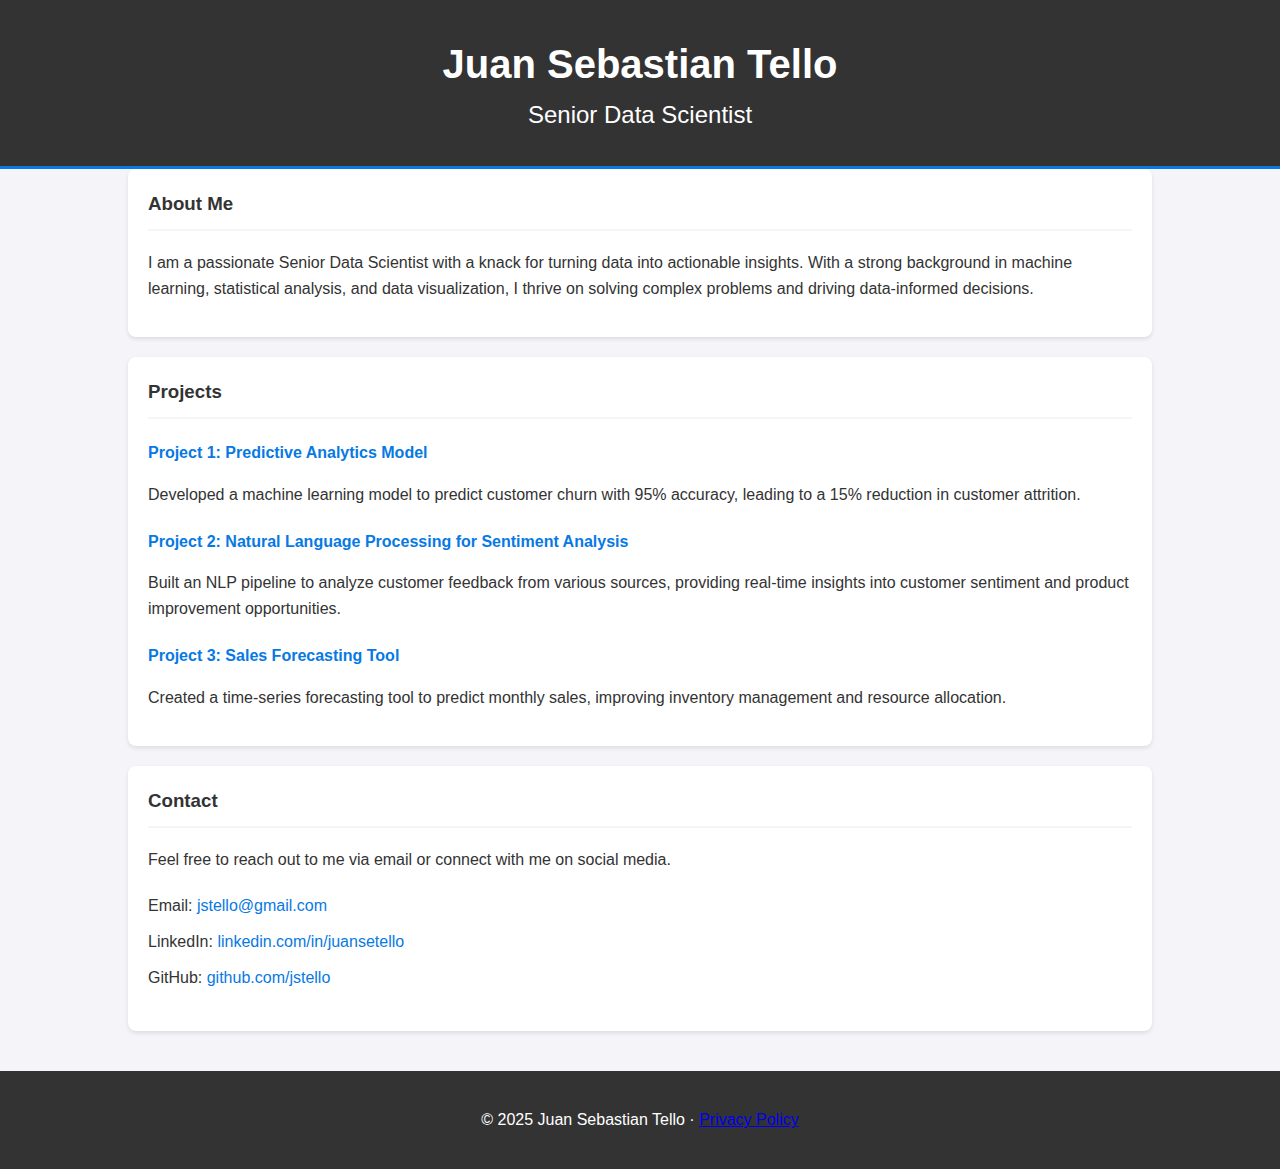
<file: index.html>
<!DOCTYPE html>
<html lang="en">
<head>
    <meta charset="UTF-8">
    <meta name="viewport" content="width=device-width, initial-scale=1.0">
    <title>Juan Sebastian Tello - Senior Data Scientist</title>
    <link rel="stylesheet" href="style.css">
</head>
<body>
    <header>
        <div class="container">
            <h1>Juan Sebastian Tello</h1>
            <h2>Senior Data Scientist</h2>
        </div>
    </header>

    <main class="container">
        <section id="about">
            <h3>About Me</h3>
            <p>I am a passionate Senior Data Scientist with a knack for turning data into actionable insights. With a strong background in machine learning, statistical analysis, and data visualization, I thrive on solving complex problems and driving data-informed decisions.</p>
        </section>

        <section id="projects">
            <h3>Projects</h3>
            <div class="project">
                <h4>Project 1: Predictive Analytics Model</h4>
                <p>Developed a machine learning model to predict customer churn with 95% accuracy, leading to a 15% reduction in customer attrition.</p>
            </div>
            <div class="project">
                <h4>Project 2: Natural Language Processing for Sentiment Analysis</h4>
                <p>Built an NLP pipeline to analyze customer feedback from various sources, providing real-time insights into customer sentiment and product improvement opportunities.</p>
            </div>
             <div class="project">
                <h4>Project 3: Sales Forecasting Tool</h4>
                <p>Created a time-series forecasting tool to predict monthly sales, improving inventory management and resource allocation.</p>
            </div>
        </section>

        <section id="contact">
            <h3>Contact</h3>
            <p>Feel free to reach out to me via email or connect with me on social media.</p>
            <ul>
                <li>Email: <a href="mailto:jstello@gmail.com">jstello@gmail.com</a></li>
                <li>LinkedIn: <a href="#">linkedin.com/in/juansetello</a></li>
                <li>GitHub: <a href="#">github.com/jstello</a></li>
            </ul>
        </section>
    </main>

    <footer>
        <div class="container">
            <p>&copy; 2025 Juan Sebastian Tello · <a href="privacy.html">Privacy Policy</a></p>
        </div>
    </footer>
</body>
</html>
</file>
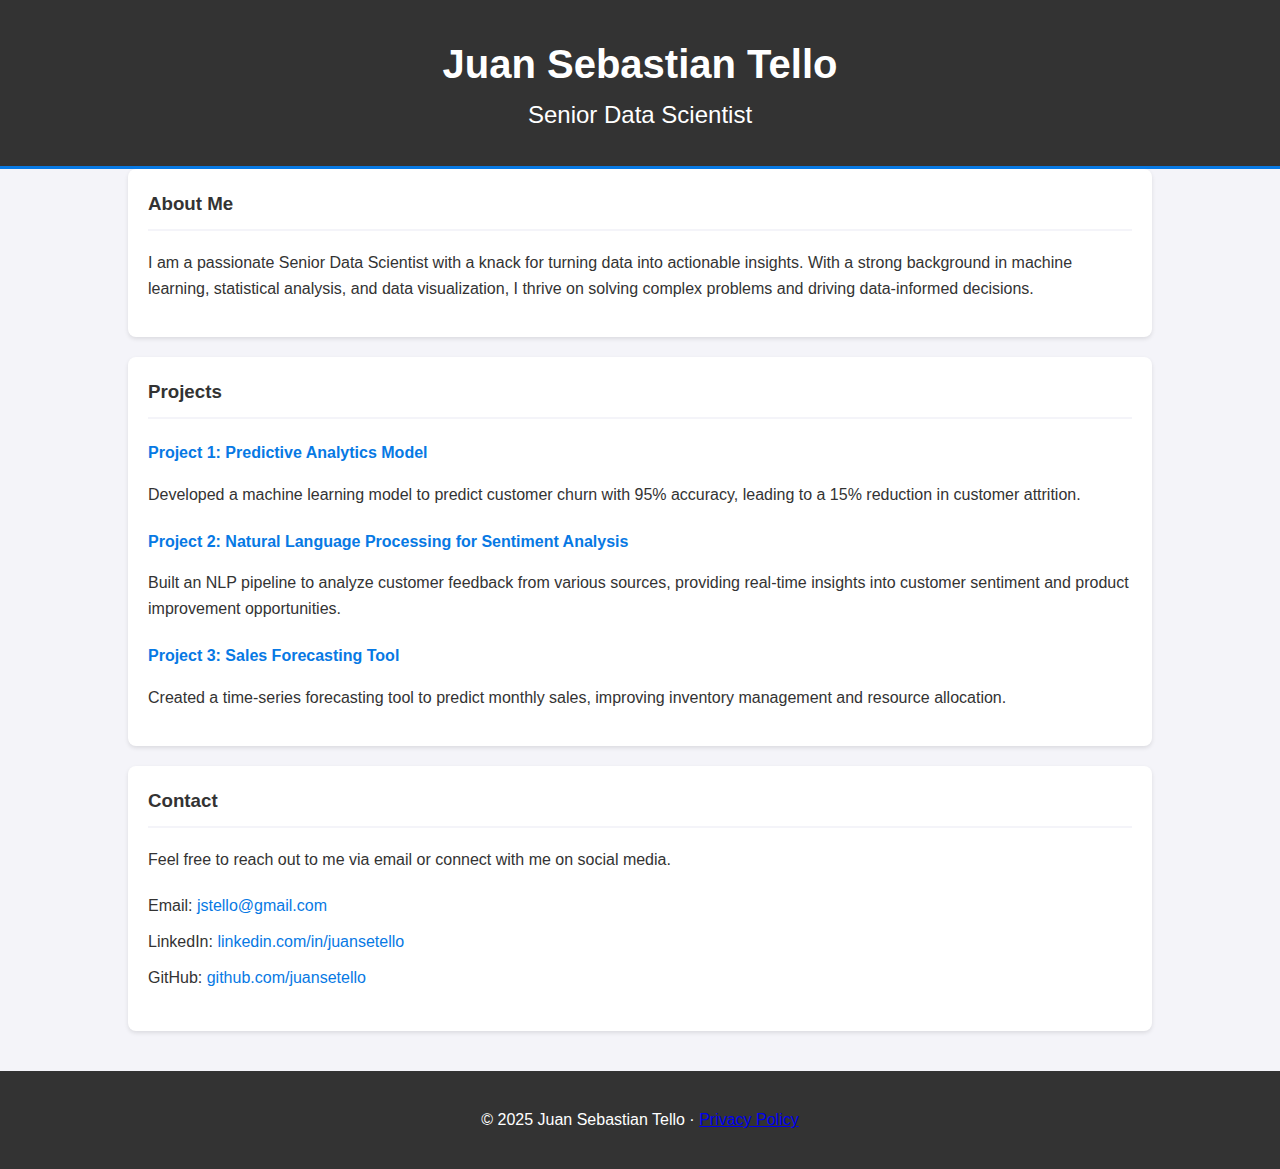
<file: personal-page/index.html>
<!DOCTYPE html>
<html lang="en">
<head>
    <meta charset="UTF-8">
    <meta name="viewport" content="width=device-width, initial-scale=1.0">
    <title>Juan Sebastian Tello - Senior Data Scientist</title>
    <link rel="stylesheet" href="style.css">
</head>
<body>
    <header>
        <div class="container">
            <h1>Juan Sebastian Tello</h1>
            <h2>Senior Data Scientist</h2>
        </div>
    </header>

    <main class="container">
        <section id="about">
            <h3>About Me</h3>
            <p>I am a passionate Senior Data Scientist with a knack for turning data into actionable insights. With a strong background in machine learning, statistical analysis, and data visualization, I thrive on solving complex problems and driving data-informed decisions.</p>
        </section>

        <section id="projects">
            <h3>Projects</h3>
            <div class="project">
                <h4>Project 1: Predictive Analytics Model</h4>
                <p>Developed a machine learning model to predict customer churn with 95% accuracy, leading to a 15% reduction in customer attrition.</p>
            </div>
            <div class="project">
                <h4>Project 2: Natural Language Processing for Sentiment Analysis</h4>
                <p>Built an NLP pipeline to analyze customer feedback from various sources, providing real-time insights into customer sentiment and product improvement opportunities.</p>
            </div>
             <div class="project">
                <h4>Project 3: Sales Forecasting Tool</h4>
                <p>Created a time-series forecasting tool to predict monthly sales, improving inventory management and resource allocation.</p>
            </div>
        </section>

        <section id="contact">
            <h3>Contact</h3>
            <p>Feel free to reach out to me via email or connect with me on social media.</p>
            <ul>
                <li>Email: <a href="mailto:jstello@gmail.com">jstello@gmail.com</a></li>
                <li>LinkedIn: <a href="#">linkedin.com/in/juansetello</a></li>
                <li>GitHub: <a href="#">github.com/juansetello</a></li>
            </ul>
        </section>
    </main>

    <footer>
        <div class="container">
            <p>&copy; 2025 Juan Sebastian Tello · <a href="privacy.html">Privacy Policy</a></p>
        </div>
    </footer>
</body>
</html>
</file>
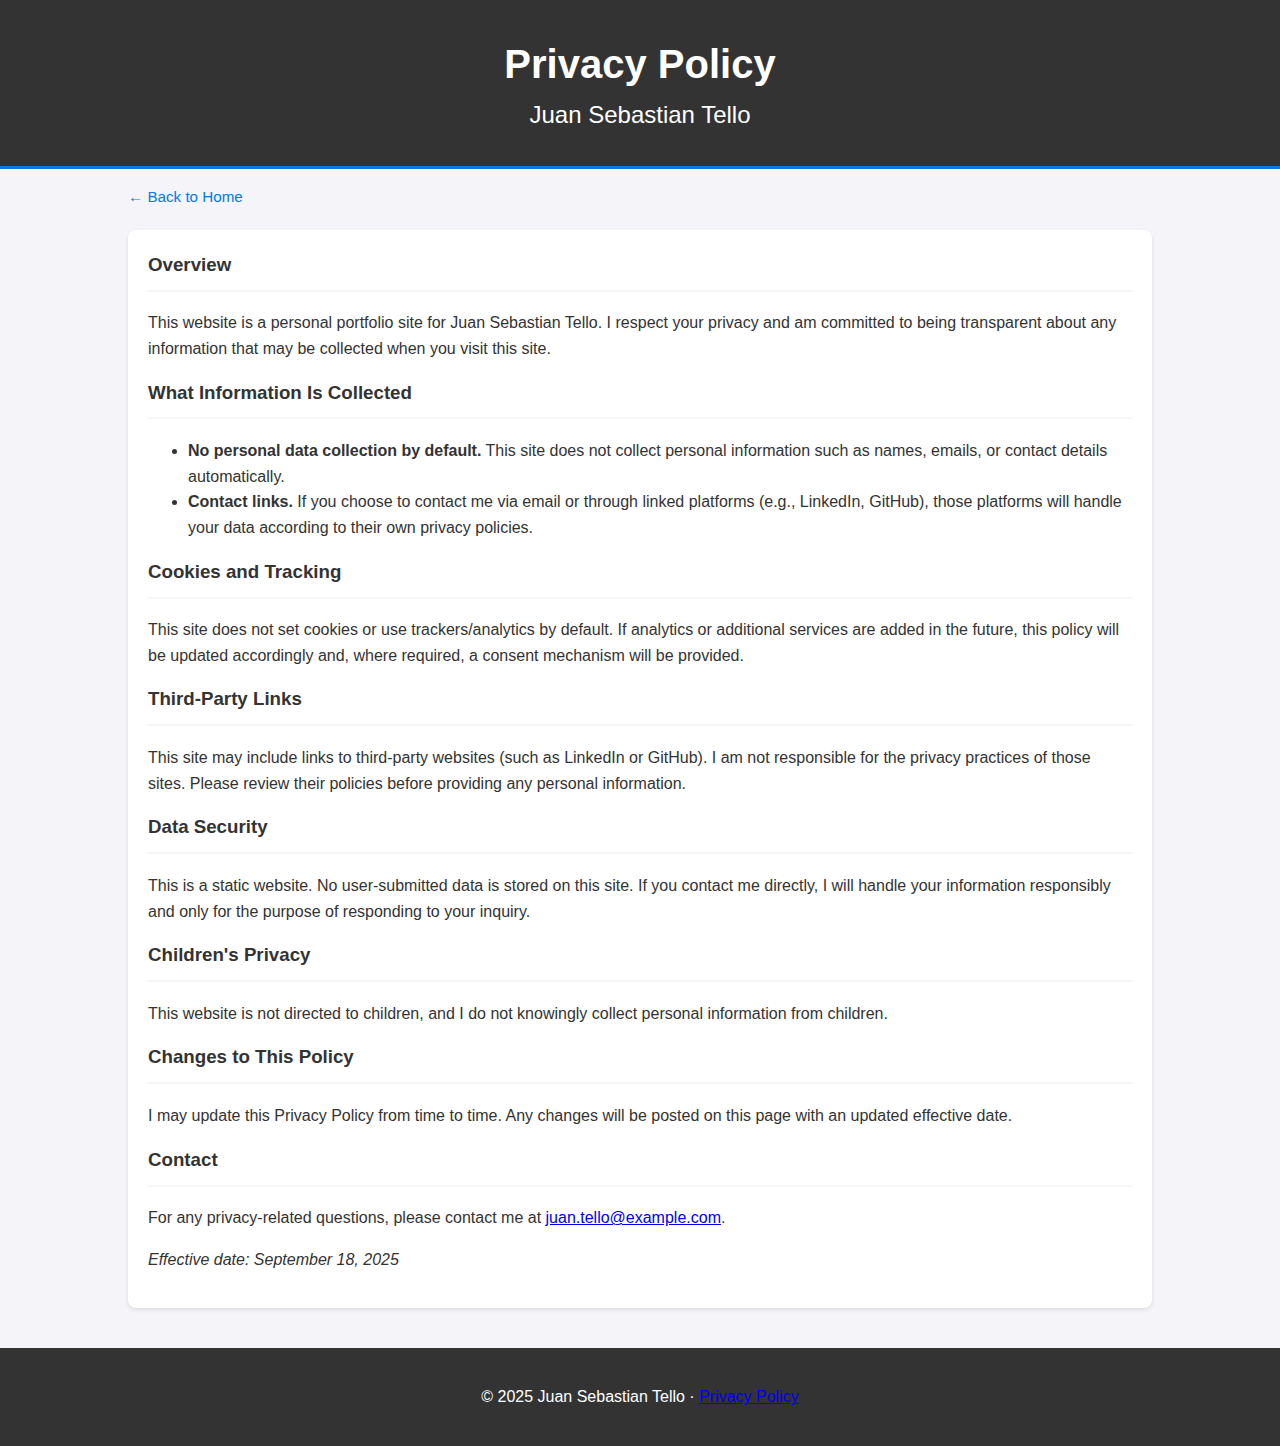
<file: privacy.html>
<!DOCTYPE html>
<html lang="en">
<head>
  <meta charset="UTF-8" />
  <meta name="viewport" content="width=device-width, initial-scale=1.0" />
  <title>Privacy Policy - Juan Sebastian Tello</title>
  <link rel="stylesheet" href="style.css" />
  <style>
    /* Page-specific minor tweaks */
    .policy {
      background: #fff;
      padding: 20px;
      border-radius: 8px;
      box-shadow: 0 2px 4px rgba(0,0,0,0.1);
      margin-top: 20px;
    }
    .breadcrumb { margin-top: 16px; font-size: 0.95rem; }
    .breadcrumb a { color: #0779e4; text-decoration: none; }
    .breadcrumb a:hover { text-decoration: underline; }
  </style>
</head>
<body>
  <header>
    <div class="container">
      <h1>Privacy Policy</h1>
      <h2>Juan Sebastian Tello</h2>
    </div>
  </header>

  <main class="container">
    <div class="breadcrumb"><a href="index.html">← Back to Home</a></div>
    <section class="policy">
      <h3>Overview</h3>
      <p>
        This website is a personal portfolio site for Juan Sebastian Tello. I respect your privacy and am committed to being transparent about any information that may be collected when you visit this site.
      </p>

      <h3>What Information Is Collected</h3>
      <ul>
        <li><strong>No personal data collection by default.</strong> This site does not collect personal information such as names, emails, or contact details automatically.</li>
        <li><strong>Contact links.</strong> If you choose to contact me via email or through linked platforms (e.g., LinkedIn, GitHub), those platforms will handle your data according to their own privacy policies.</li>
      </ul>

      <h3>Cookies and Tracking</h3>
      <p>
        This site does not set cookies or use trackers/analytics by default. If analytics or additional services are added in the future, this policy will be updated accordingly and, where required, a consent mechanism will be provided.
      </p>

      <h3>Third-Party Links</h3>
      <p>
        This site may include links to third-party websites (such as LinkedIn or GitHub). I am not responsible for the privacy practices of those sites. Please review their policies before providing any personal information.
      </p>

      <h3>Data Security</h3>
      <p>
        This is a static website. No user-submitted data is stored on this site. If you contact me directly, I will handle your information responsibly and only for the purpose of responding to your inquiry.
      </p>

      <h3>Children's Privacy</h3>
      <p>
        This website is not directed to children, and I do not knowingly collect personal information from children.
      </p>

      <h3>Changes to This Policy</h3>
      <p>
        I may update this Privacy Policy from time to time. Any changes will be posted on this page with an updated effective date.
      </p>

      <h3>Contact</h3>
      <p>
        For any privacy-related questions, please contact me at <a href="mailto:juan.tello@example.com">juan.tello@example.com</a>.
      </p>

      <p><em>Effective date: September 18, 2025</em></p>
    </section>
  </main>

  <footer>
    <div class="container">
      <p>&copy; 2025 Juan Sebastian Tello · <a href="privacy.html">Privacy Policy</a></p>
    </div>
  </footer>
</body>
</html>
</file>
<file: style.css>
/* General Body Styles */
body {
    font-family: -apple-system, BlinkMacSystemFont, "Segoe UI", Roboto, Helvetica, Arial, sans-serif;
    line-height: 1.6;
    margin: 0;
    padding: 0;
    background-color: #f4f4f9;
    color: #333;
}

/* Container for centered content */
.container {
    width: 80%;
    margin: auto;
    overflow: hidden;
    padding: 0 20px;
}

/* Header Styles */
header {
    background: #333;
    color: #fff;
    padding: 2rem 0;
    text-align: center;
    border-bottom: #0779e4 3px solid;
}

header h1 {
    margin: 0;
    font-size: 2.5rem;
}

header h2 {
    margin: 0;
    font-weight: 300;
    font-size: 1.5rem;
}

/* Main Content Styles */
main {
    padding: 20px 0;
}

section {
    background: #fff;
    margin-bottom: 20px;
    padding: 20px;
    border-radius: 8px;
    box-shadow: 0 2px 4px rgba(0,0,0,0.1);
}

section h3 {
    color: #333;
    border-bottom: 2px solid #f4f4f9;
    padding-bottom: 10px;
    margin-top: 0;
}

/* Project Section Styles */
.project {
    margin-bottom: 15px;
}

.project h4 {
    color: #0779e4;
    margin-bottom: 5px;
}

/* Contact Section Styles */
#contact ul {
    list-style: none;
    padding: 0;
}

#contact ul li {
    padding: 5px 0;
}

#contact a {
    color: #0779e4;
    text-decoration: none;
}

#contact a:hover {
    text-decoration: underline;
}

/* Footer Styles */
footer {
    text-align: center;
    padding: 20px;
    background: #333;
    color: #fff;
    margin-top: 20px;
}
</file>
<file: personal-page/style.css>
/* General Body Styles */
body {
    font-family: -apple-system, BlinkMacSystemFont, "Segoe UI", Roboto, Helvetica, Arial, sans-serif;
    line-height: 1.6;
    margin: 0;
    padding: 0;
    background-color: #f4f4f9;
    color: #333;
}

/* Container for centered content */
.container {
    width: 80%;
    margin: auto;
    overflow: hidden;
    padding: 0 20px;
}

/* Header Styles */
header {
    background: #333;
    color: #fff;
    padding: 2rem 0;
    text-align: center;
    border-bottom: #0779e4 3px solid;
}

header h1 {
    margin: 0;
    font-size: 2.5rem;
}

header h2 {
    margin: 0;
    font-weight: 300;
    font-size: 1.5rem;
}

/* Main Content Styles */
main {
    padding: 20px 0;
}

section {
    background: #fff;
    margin-bottom: 20px;
    padding: 20px;
    border-radius: 8px;
    box-shadow: 0 2px 4px rgba(0,0,0,0.1);
}

section h3 {
    color: #333;
    border-bottom: 2px solid #f4f4f9;
    padding-bottom: 10px;
    margin-top: 0;
}

/* Project Section Styles */
.project {
    margin-bottom: 15px;
}

.project h4 {
    color: #0779e4;
    margin-bottom: 5px;
}

/* Contact Section Styles */
#contact ul {
    list-style: none;
    padding: 0;
}

#contact ul li {
    padding: 5px 0;
}

#contact a {
    color: #0779e4;
    text-decoration: none;
}

#contact a:hover {
    text-decoration: underline;
}

/* Footer Styles */
footer {
    text-align: center;
    padding: 20px;
    background: #333;
    color: #fff;
    margin-top: 20px;
}
</file>
